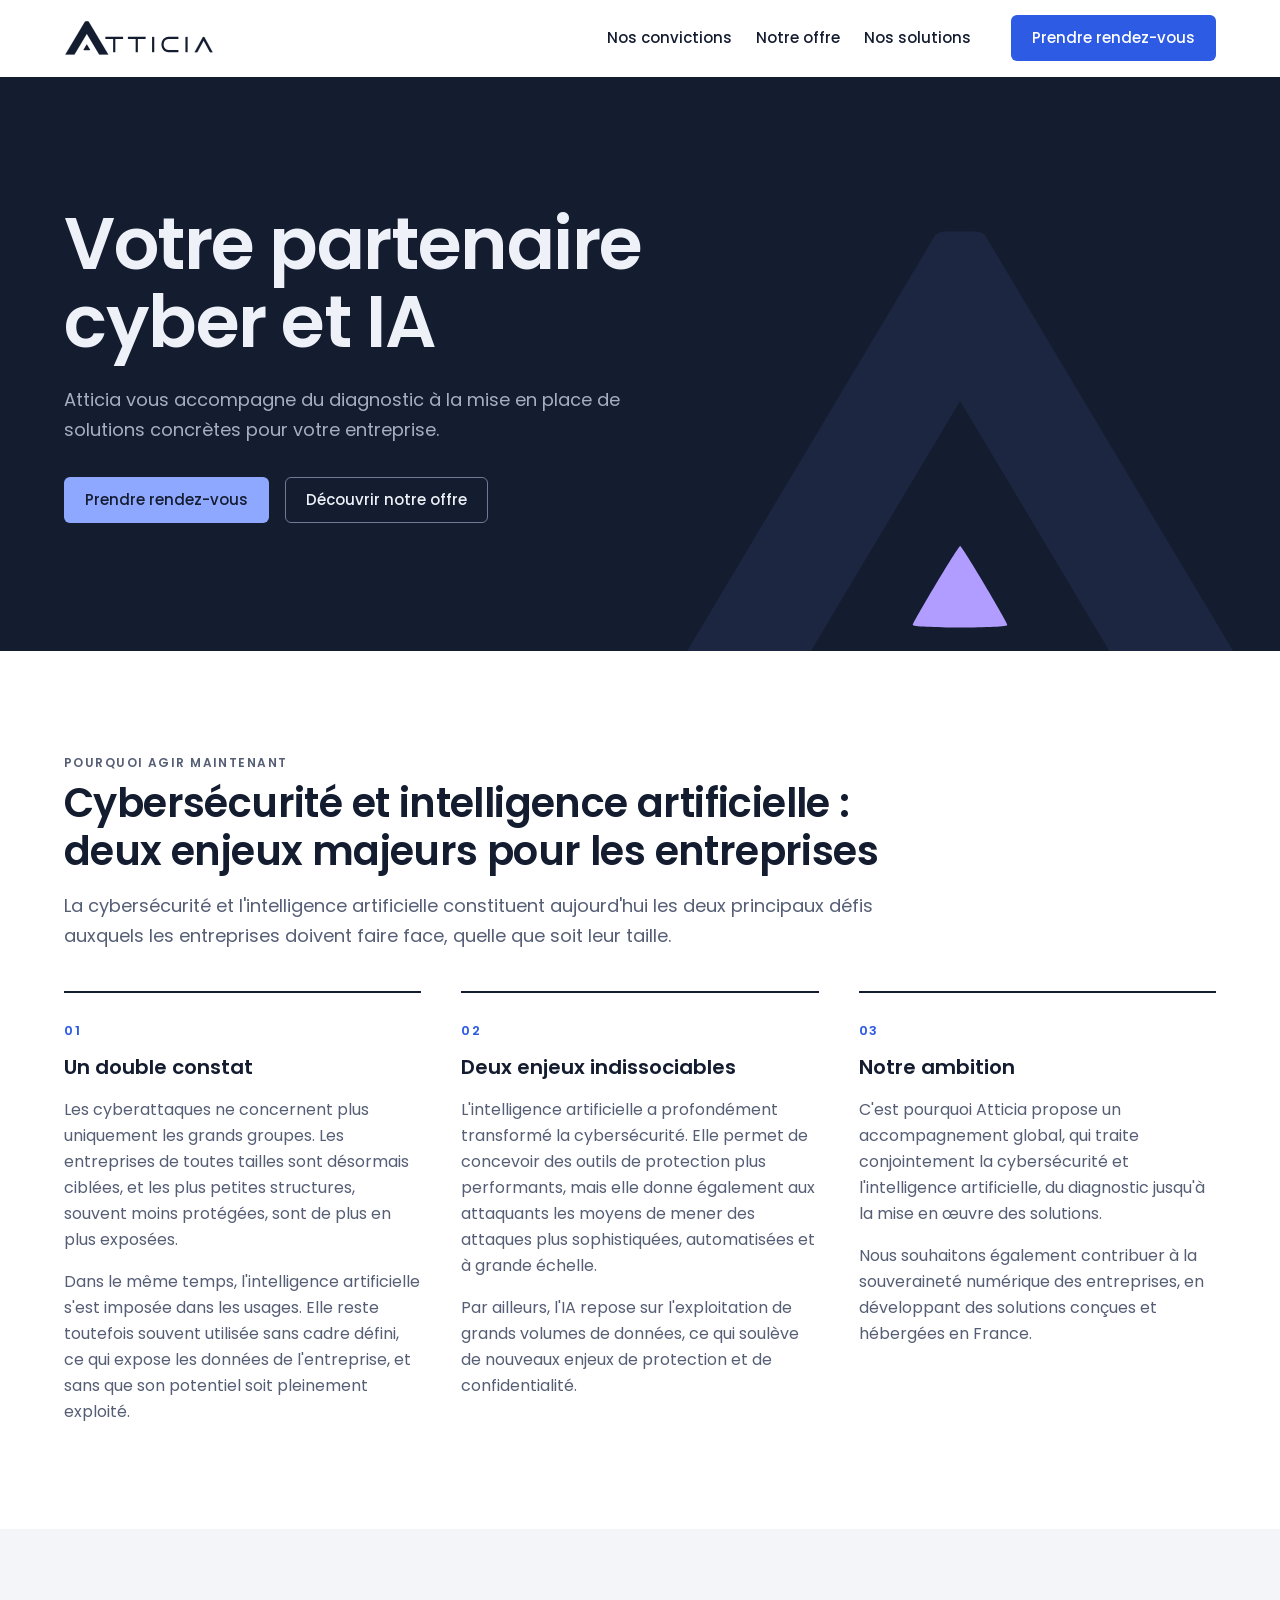
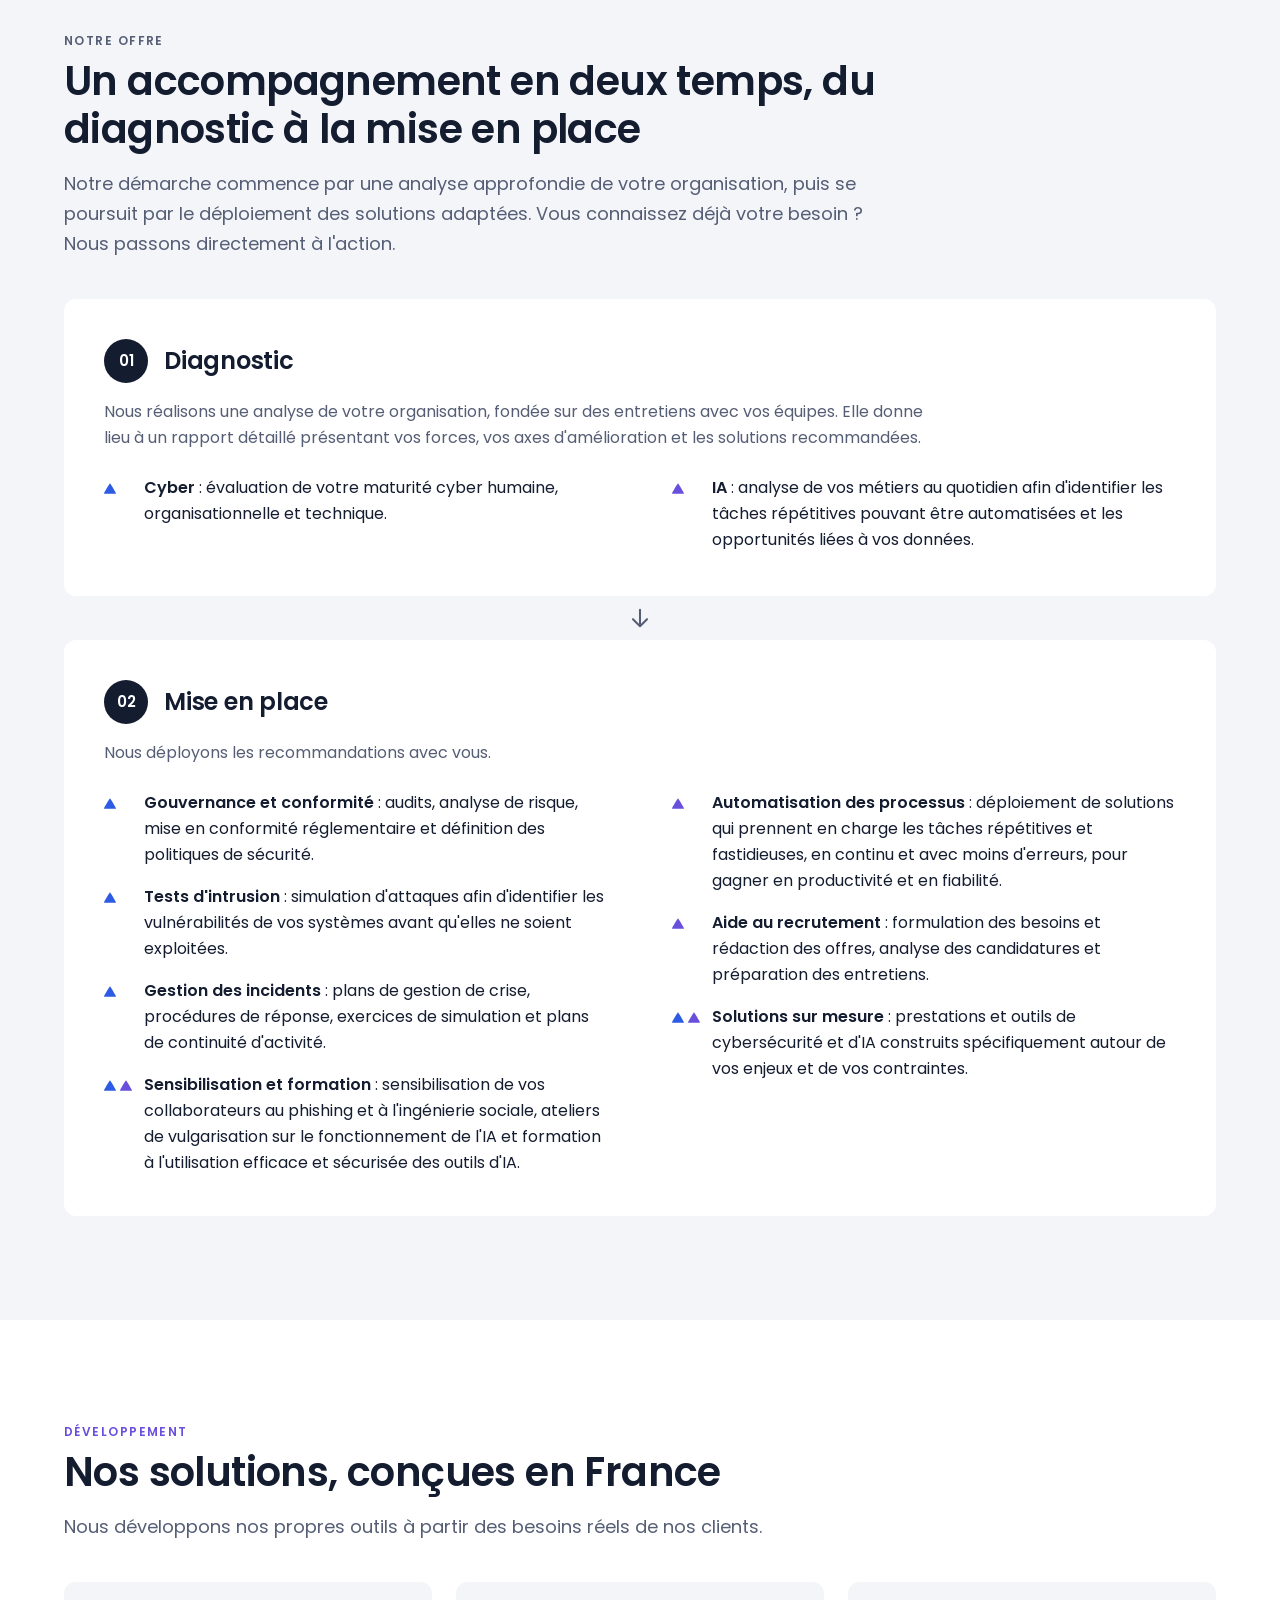
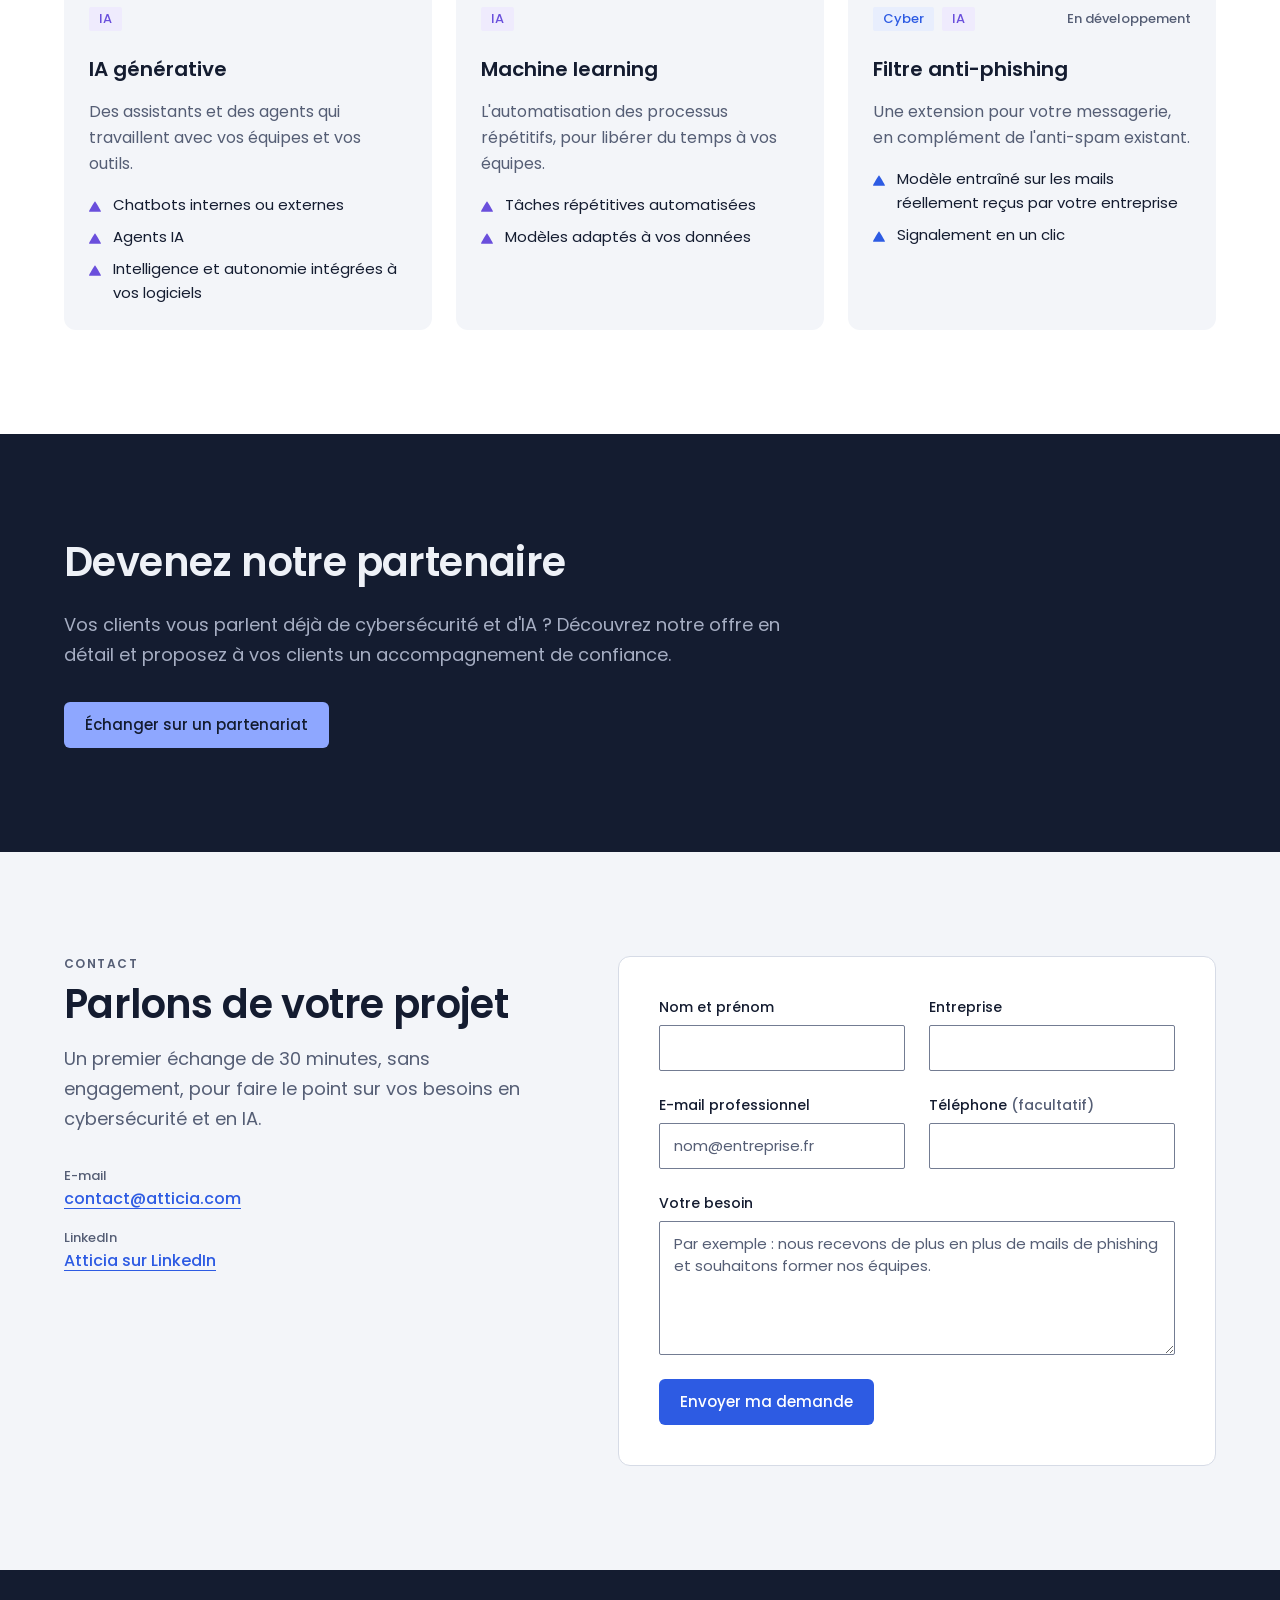
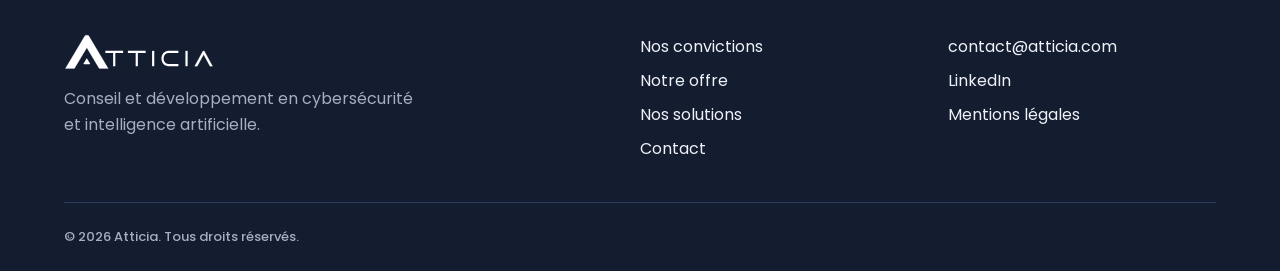
<file: index.html>
<!doctype html>
<html lang="fr">
<head>
  <meta charset="utf-8">
  <meta name="viewport" content="width=device-width, initial-scale=1">
  <title>Atticia · Votre partenaire cyber et IA</title>
  <meta name="description" content="Atticia accompagne les entreprises en cybersécurité et en intelligence artificielle, du diagnostic à la mise en place de solutions concrètes, avec des outils conçus et hébergés en France.">
  <meta name="theme-color" content="#141c30">

  <!-- Partage sur les réseaux (LinkedIn, etc.) -->
  <meta property="og:type" content="website">
  <meta property="og:title" content="Atticia · Votre partenaire cyber et IA">
  <meta property="og:description" content="Conseil et solutions en cybersécurité et intelligence artificielle, conçues et hébergées en France.">
  <meta property="og:locale" content="fr_FR">

  <!-- Icônes : Google utilise les PNG/ICO (il n'affiche pas le SVG dans ses résultats) -->
  <link rel="icon" href="favicon.ico" sizes="48x48">
  <link rel="icon" href="assets/favicon-192x192.png" type="image/png" sizes="192x192">
  <link rel="icon" href="assets/favicon.svg" type="image/svg+xml">
  <link rel="apple-touch-icon" href="assets/apple-touch-icon.png">

  <!-- Données structurées : nom et logo de l'entreprise pour Google.
       À VÉRIFIER : remplacez https://atticia.com si votre adresse est différente (ex. avec www). -->
  <script type="application/ld+json">
  {
    "@context": "https://schema.org",
    "@type": "Organization",
    "name": "Atticia",
    "url": "https://atticia.com/",
    "logo": "https://atticia.com/assets/logo/atticia-logo-carre-512.png",
    "email": "contact@atticia.com",
    "sameAs": ["https://www.linkedin.com/company/atticia/home/"],
    "address": {
      "@type": "PostalAddress",
      "streetAddress": "47 rue Voltaire",
      "postalCode": "92300",
      "addressLocality": "Levallois-Perret",
      "addressCountry": "FR"
    }
  }
  </script>
  <script type="application/ld+json">
  {
    "@context": "https://schema.org",
    "@type": "WebSite",
    "name": "Atticia",
    "url": "https://atticia.com/"
  }
  </script>
  <link rel="preload" href="assets/fonts/poppins-latin-400-normal.woff2" as="font" type="font/woff2" crossorigin>
  <link rel="preload" href="assets/fonts/poppins-latin-600-normal.woff2" as="font" type="font/woff2" crossorigin>

  <link rel="stylesheet" href="css/tokens.css">
  <link rel="stylesheet" href="css/base.css">
  <link rel="stylesheet" href="css/layout.css">
  <link rel="stylesheet" href="css/components.css">
  <link rel="stylesheet" href="css/sections.css">

  <script src="js/navigation.js" defer></script>
  <script src="js/apparition.js" defer></script>
  <script src="js/contact.js" defer></script>

  <!-- Bandeau d'accueil : grand A du symbole en fond, à droite du texte -->
  <style>
    .accueil { position: relative; overflow: hidden; isolation: isolate; }
    .accueil > .conteneur { position: relative; z-index: 1; }
    .accueil__motif { display: none; }
    @media (min-width: 1100px) {
      .accueil__motif {
        display: block; position: absolute; z-index: 0; pointer-events: none;
        right: 2%; bottom: 0; transform: translateY(8%); width: clamp(420px, 46vw, 820px); height: auto; aspect-ratio: 186 / 144;
      }
      .accueil__motif .grand-a { fill: var(--fond-alt); }
      .accueil__motif .coeur { fill: var(--violet); }
      .accueil__texte { max-width: min(760px, 54%); }
    }
  </style>
</head>
<body>

  <!-- Le triangle du logo, réutilisé comme puce -->
  <svg width="0" height="0" style="position:absolute" aria-hidden="true" focusable="false">
    <symbol id="triangle" viewBox="180 325.38 29.84 25.7">
      <path d="M194.92,325.41c0-1.04,16.09,25.93,14.85,24.89,1.24,1.04-30.94,1.04-29.7,0-1.24,1.04,14.85-25.93,14.85-24.89Z"/>
    </symbol>
  </svg>

  <a class="lien-evitement" href="#contenu">Aller au contenu</a>

  <!-- ====================================================== EN-TÊTE ===== -->
  <header class="entete" id="entete">
    <div class="conteneur entete__barre">
      <a class="entete__logo" href="#accueil" aria-label="Atticia, retour à l'accueil">
        <img src="assets/logo/atticia-logo-nuit.svg" alt="Atticia" width="150" height="36">
      </a>

      <button class="entete__menu-bouton" type="button" aria-expanded="false" aria-controls="navigation" aria-label="Ouvrir le menu">
        <span></span><span></span><span></span>
      </button>

      <nav class="navigation" id="navigation" aria-label="Navigation principale">
        <ul role="list" class="navigation__liste">
          <li><a href="#convictions">Nos convictions</a></li>
          <li><a href="#offre">Notre offre</a></li>
          <li><a href="#solutions">Nos solutions</a></li>
        </ul>
        <a class="bouton bouton--principal navigation__cta" href="#contact">Prendre rendez-vous</a>
      </nav>
    </div>
  </header>

  <main id="contenu">

    <!-- ==================================================== ACCUEIL ===== -->
    <section class="accueil" id="accueil" data-theme="sombre" aria-labelledby="accueil-titre">
      <svg class="accueil__motif" viewBox="102 226 186 144" preserveAspectRatio="xMaxYMax meet" aria-hidden="true" focusable="false">
        <path class="grand-a" d="M194.92,279.52l53.73,90.05h39.09l-84.62-141.8c-.46-.77-1.18-1.31-2-1.5-4.1-.94-8.32-.94-12.41,0-.82.19-1.53.73-2,1.5l-84.62,141.8h39.09l53.73-90.05Z"/>
        <path class="coeur" d="M194.92,325.41c0-1.04,16.09,25.93,14.85,24.89,1.24,1.04-30.94,1.04-29.7,0-1.24,1.04,14.85-25.93,14.85-24.89Z"/>
      </svg>
      <div class="conteneur">
        <div class="accueil__texte">
          <h1 class="display accueil__titre" id="accueil-titre">Votre partenaire cyber et IA</h1>
          <p class="corps-large douce accueil__chapeau">
            Atticia vous accompagne du diagnostic à la mise en place de solutions concrètes pour votre entreprise.
          </p>
          <div class="accueil__actions">
            <a class="bouton bouton--principal" href="#contact">Prendre rendez-vous</a>
            <a class="bouton bouton--secondaire" href="#offre">Découvrir notre offre</a>
          </div>
        </div>
      </div>
    </section>

    <!-- ================================================ CONVICTIONS ===== -->
    <section class="section" id="convictions" aria-labelledby="convictions-titre">
      <div class="conteneur convictions">
        <header class="convictions__entete apparition">
          <p class="surtitre">Pourquoi agir maintenant</p>
          <h2 class="titre-1" id="convictions-titre">Cybersécurité et intelligence artificielle : deux enjeux majeurs pour les entreprises</h2>
          <p class="corps-large douce">
            La cybersécurité et l'intelligence artificielle constituent aujourd'hui les deux principaux défis auxquels les entreprises doivent faire face, quelle que soit leur taille.
          </p>
        </header>

        <div class="convictions__corps">
          <article class="conviction apparition">
            <h3 class="conviction__titre"><span class="conviction__numero">01</span>Un double constat</h3>
            <p>Les cyberattaques ne concernent plus uniquement les grands groupes. Les entreprises de toutes tailles sont désormais ciblées, et les plus petites structures, souvent moins protégées, sont de plus en plus exposées.</p>
            <p>Dans le même temps, l'intelligence artificielle s'est imposée dans les usages. Elle reste toutefois souvent utilisée sans cadre défini, ce qui expose les données de l'entreprise, et sans que son potentiel soit pleinement exploité.</p>
          </article>

          <article class="conviction apparition">
            <h3 class="conviction__titre"><span class="conviction__numero">02</span>Deux enjeux indissociables</h3>
            <p>L'intelligence artificielle a profondément transformé la cybersécurité. Elle permet de concevoir des outils de protection plus performants, mais elle donne également aux attaquants les moyens de mener des attaques plus sophistiquées, automatisées et à grande échelle.</p>
            <p>Par ailleurs, l'IA repose sur l'exploitation de grands volumes de données, ce qui soulève de nouveaux enjeux de protection et de confidentialité.</p>
          </article>

          <article class="conviction apparition">
            <h3 class="conviction__titre"><span class="conviction__numero">03</span>Notre ambition</h3>
            <p>C'est pourquoi Atticia propose un accompagnement global, qui traite conjointement la cybersécurité et l'intelligence artificielle, du diagnostic jusqu'à la mise en œuvre des solutions.</p>
            <p>Nous souhaitons également contribuer à la souveraineté numérique des entreprises, en développant des solutions conçues et hébergées en France.</p>
          </article>
        </div>
      </div>
    </section>

    <!-- ====================================================== OFFRE ===== -->
    <section class="section section--alt" id="offre" aria-labelledby="offre-titre">
      <div class="conteneur">
        <header class="offre__entete apparition">
          <p class="surtitre">Notre offre</p>
          <h2 class="titre-1" id="offre-titre">Un accompagnement en deux temps, du diagnostic à la mise en place</h2>
          <p class="corps-large douce">
            Notre démarche commence par une analyse approfondie de votre organisation, puis se poursuit par le déploiement des solutions adaptées. Vous connaissez déjà votre besoin ? Nous passons directement à l'action.
          </p>
        </header>

        <div class="parcours">
          <article class="parcours__etape apparition">
            <div class="parcours__tete"><span class="parcours__numero">01</span><h3>Diagnostic</h3></div>
            <p class="douce">Nous réalisons une analyse de votre organisation, fondée sur des entretiens avec vos équipes. Elle donne lieu à un rapport détaillé présentant vos forces, vos axes d'amélioration et les solutions recommandées.</p>
            <ul role="list" class="liste-puces liste-puces--colonnes">
              <li><span class="repere"><svg class="puce puce--bleu" aria-hidden="true"><use href="#triangle"/></svg></span><span><strong>Cyber</strong> : évaluation de votre maturité cyber humaine, organisationnelle et technique.</span></li>
              <li><span class="repere"><svg class="puce puce--violet" aria-hidden="true"><use href="#triangle"/></svg></span><span><strong>IA</strong> : analyse de vos métiers au quotidien afin d'identifier les tâches répétitives pouvant être automatisées et les opportunités liées à vos données.</span></li>
            </ul>
          </article>

          <div class="parcours__fleche" aria-hidden="true">
            <svg width="28" height="28" viewBox="0 0 24 24" fill="none" stroke="currentColor" stroke-width="1.75" stroke-linecap="round" stroke-linejoin="round"><path d="M12 5v14M6 13l6 6 6-6"/></svg>
          </div>

          <article class="parcours__etape apparition">
            <div class="parcours__tete"><span class="parcours__numero">02</span><h3>Mise en place</h3></div>
            <p class="douce">Nous déployons les recommandations avec vous.</p>
            <ul role="list" class="liste-puces liste-puces--colonnes">
              <li><span class="repere"><svg class="puce puce--bleu" aria-hidden="true"><use href="#triangle"/></svg></span><span><strong>Gouvernance et conformité</strong> : audits, analyse de risque, mise en conformité réglementaire et définition des politiques de sécurité.</span></li>
              <li><span class="repere"><svg class="puce puce--bleu" aria-hidden="true"><use href="#triangle"/></svg></span><span><strong>Tests d'intrusion</strong> : simulation d'attaques afin d'identifier les vulnérabilités de vos systèmes avant qu'elles ne soient exploitées.</span></li>
              <li><span class="repere"><svg class="puce puce--bleu" aria-hidden="true"><use href="#triangle"/></svg></span><span><strong>Gestion des incidents</strong> : plans de gestion de crise, procédures de réponse, exercices de simulation et plans de continuité d'activité.</span></li>
              <li><span class="repere"><svg class="puce puce--bleu" aria-hidden="true"><use href="#triangle"/></svg><svg class="puce puce--violet" aria-hidden="true"><use href="#triangle"/></svg></span><span><strong>Sensibilisation et formation</strong> : sensibilisation de vos collaborateurs au phishing et à l'ingénierie sociale, ateliers de vulgarisation sur le fonctionnement de l'IA et formation à l'utilisation efficace et sécurisée des outils d'IA.</span></li>
              <li><span class="repere"><svg class="puce puce--violet" aria-hidden="true"><use href="#triangle"/></svg></span><span><strong>Automatisation des processus</strong> : déploiement de solutions qui prennent en charge les tâches répétitives et fastidieuses, en continu et avec moins d'erreurs, pour gagner en productivité et en fiabilité.</span></li>
              <li><span class="repere"><svg class="puce puce--violet" aria-hidden="true"><use href="#triangle"/></svg></span><span><strong>Aide au recrutement</strong> : formulation des besoins et rédaction des offres, analyse des candidatures et préparation des entretiens.</span></li>
              <li><span class="repere"><svg class="puce puce--bleu" aria-hidden="true"><use href="#triangle"/></svg><svg class="puce puce--violet" aria-hidden="true"><use href="#triangle"/></svg></span><span><strong>Solutions sur mesure</strong> : prestations et outils de cybersécurité et d'IA construits spécifiquement autour de vos enjeux et de vos contraintes.</span></li>
            </ul>
          </article>
        </div>

      </div>
    </section>

    <!-- =================================================== SOLUTIONS ===== -->
    <section class="section" id="solutions" aria-labelledby="solutions-titre">
      <div class="conteneur">
        <header class="section__entete apparition">
          <p class="surtitre surtitre--ia">Développement</p>
          <h2 class="titre-1" id="solutions-titre">Nos solutions, conçues en France</h2>
          <p class="corps-large douce">
            Nous développons nos propres outils à partir des besoins réels de nos clients.
          </p>
        </header>

        <ul role="list" class="grille-3">
          <li class="carte carte--solution apparition">
            <div class="carte__haut">
              <span class="pastille pastille--ia">IA</span>
            </div>
            <h3 class="titre-3">IA générative</h3>
            <p class="douce">Des assistants et des agents qui travaillent avec vos équipes et vos outils.</p>
            <ul role="list" class="liste-puces liste-puces--compacte">
              <li><svg class="puce puce--violet" aria-hidden="true"><use href="#triangle"/></svg><span>Chatbots internes ou externes</span></li>
              <li><svg class="puce puce--violet" aria-hidden="true"><use href="#triangle"/></svg><span>Agents IA</span></li>
              <li><svg class="puce puce--violet" aria-hidden="true"><use href="#triangle"/></svg><span>Intelligence et autonomie intégrées à vos logiciels</span></li>
            </ul>
          </li>
          <li class="carte carte--solution apparition">
            <div class="carte__haut">
              <span class="pastille pastille--ia">IA</span>
            </div>
            <h3 class="titre-3">Machine learning</h3>
            <p class="douce">L'automatisation des processus répétitifs, pour libérer du temps à vos équipes.</p>
            <ul role="list" class="liste-puces liste-puces--compacte">
              <li><svg class="puce puce--violet" aria-hidden="true"><use href="#triangle"/></svg><span>Tâches répétitives automatisées</span></li>
              <li><svg class="puce puce--violet" aria-hidden="true"><use href="#triangle"/></svg><span>Modèles adaptés à vos données</span></li>
            </ul>
          </li>
          <li class="carte carte--solution apparition">
            <div class="carte__haut">
              <span class="pastille pastille--cyber">Cyber</span>
              <span class="pastille pastille--ia">IA</span>
              <span class="statut">En développement</span>
            </div>
            <h3 class="titre-3">Filtre anti-phishing</h3>
            <p class="douce">Une extension pour votre messagerie, en complément de l'anti-spam existant.</p>
            <ul role="list" class="liste-puces liste-puces--compacte">
              <li><svg class="puce puce--bleu" aria-hidden="true"><use href="#triangle"/></svg><span>Modèle entraîné sur les mails réellement reçus par votre entreprise</span></li>
              <li><svg class="puce puce--bleu" aria-hidden="true"><use href="#triangle"/></svg><span>Signalement en un clic</span></li>
            </ul>
          </li>
        </ul>
      </div>
    </section>

    <!-- ================================================= PARTENAIRES ===== -->
    <section class="section partenaires" id="partenaires" data-theme="sombre" aria-labelledby="partenaires-titre">
      <div class="conteneur partenaires__contenu apparition">
        <h2 class="titre-1" id="partenaires-titre">Devenez notre partenaire</h2>
        <p class="corps-large douce">
          Vos clients vous parlent déjà de cybersécurité et d'IA ? Découvrez notre offre en détail et proposez à vos clients un accompagnement de confiance.
        </p>
        <a class="bouton bouton--principal" href="#contact" data-profil="partenaire">Échanger sur un partenariat</a>
      </div>
    </section>

    <!-- ===================================================== CONTACT ===== -->
    <section class="section section--alt" id="contact" aria-labelledby="contact-titre">
      <div class="conteneur contact">
        <div class="contact__texte apparition">
          <p class="surtitre">Contact</p>
          <h2 class="titre-1" id="contact-titre">Parlons de votre projet</h2>
          <p class="corps-large douce">
            Un premier échange de 30 minutes, sans engagement, pour faire le point sur vos besoins en cybersécurité et en IA.
          </p>
          <ul role="list" class="contact__coordonnees">
            <li>
              <span class="legende douce">E-mail</span>
              <a href="mailto:contact@atticia.com">contact@atticia.com</a>
            </li>
            <li>
              <span class="legende douce">LinkedIn</span>
              <a href="https://www.linkedin.com/company/atticia/home/" target="_blank" rel="noopener noreferrer">Atticia sur LinkedIn</a>
            </li>
          </ul>
        </div>

        <form class="formulaire apparition" id="formulaire-contact" action="https://api.web3forms.com/submit" method="POST" novalidate>
         
         <!-- Clé d'accès Web3Forms -->
         <input type="hidden" name="access_key" value="f161ffd1-bd4e-4d70-a631-a89b17baa4da">

         <!-- Anti-spam : champ invisible (les robots le remplissent) et heure d'affichage de la page -->
         <div class="champ-piege" aria-hidden="true">
           <label for="site_web">Ne pas remplir ce champ</label>
           <input id="site_web" name="site_web" type="text" tabindex="-1" autocomplete="off">
         </div>
         <input type="hidden" name="affiche_le" value="">

         <!-- Optionnel : Personnaliser l'objet de l'e-mail reçu -->
         <input type="hidden" name="subject" value="Nouveau message depuis le site Atticia">

         <div class="formulaire__ligne">
           <div class="champ">
             <label for="nom">Nom et prénom</label>
             <input id="nom" name="nom" type="text" autocomplete="name" required>
             <p class="champ__erreur" id="nom-erreur" hidden>Indiquez votre nom.</p>
           </div>
           <div class="champ">
             <label for="entreprise">Entreprise</label>
             <input id="entreprise" name="entreprise" type="text" autocomplete="organization">
           </div>
         </div>

         <div class="formulaire__ligne">
           <div class="champ">
             <label for="email">E-mail professionnel</label>
             <input id="email" name="email" type="email" autocomplete="email" required placeholder="nom@entreprise.fr">
             <p class="champ__erreur" id="email-erreur" hidden>Indiquez une adresse e-mail valide.</p>
           </div>
           <div class="champ">
             <label for="telephone">Téléphone <span class="douce">(facultatif)</span></label>
             <input id="telephone" name="telephone" type="tel" autocomplete="tel">
           </div>
         </div>

         <div class="champ">
           <label for="message">Votre besoin</label>
           <textarea id="message" name="message" rows="5" required placeholder="Par exemple : nous recevons de plus en plus de mails de phishing et souhaitons former nos équipes."></textarea>
           <p class="champ__erreur" id="message-erreur" hidden>Décrivez votre besoin en quelques mots.</p>
         </div>

         <button class="bouton bouton--principal formulaire__envoyer" type="submit">Envoyer ma demande</button>
         <p class="formulaire__statut" role="status" aria-live="polite" tabindex="-1"></p>
       </form>
      </div>
    </section>
  </main>

  <!-- ================================================== PIED DE PAGE ===== -->
  <footer class="pied" data-theme="sombre">
    <div class="conteneur pied__grille">
      <div class="pied__marque">
        <img src="assets/logo/atticia-logo-blanc.svg" alt="Atticia" width="150" height="36">
        <p class="douce">Conseil et développement en cybersécurité et intelligence artificielle.</p>
      </div>
      <nav aria-label="Plan du site">
        <ul role="list" class="pied__liens">
          <li><a href="#convictions">Nos convictions</a></li>
          <li><a href="#offre">Notre offre</a></li>
          <li><a href="#solutions">Nos solutions</a></li>
          <li><a href="#contact">Contact</a></li>
        </ul>
      </nav>
      <ul role="list" class="pied__liens">
        <li><a href="mailto:contact@atticia.com">contact@atticia.com</a></li>
        <li><a href="https://www.linkedin.com/company/atticia/home/" target="_blank" rel="noopener noreferrer">LinkedIn</a></li>
        <li><a href="mentions-legales.html">Mentions légales</a></li>
      </ul>
    </div>
    <div class="conteneur pied__bas">
      <p class="legende douce">© <span data-annee>2026</span> Atticia. Tous droits réservés.</p>
    </div>
  </footer>

</body>
</html>
</file>
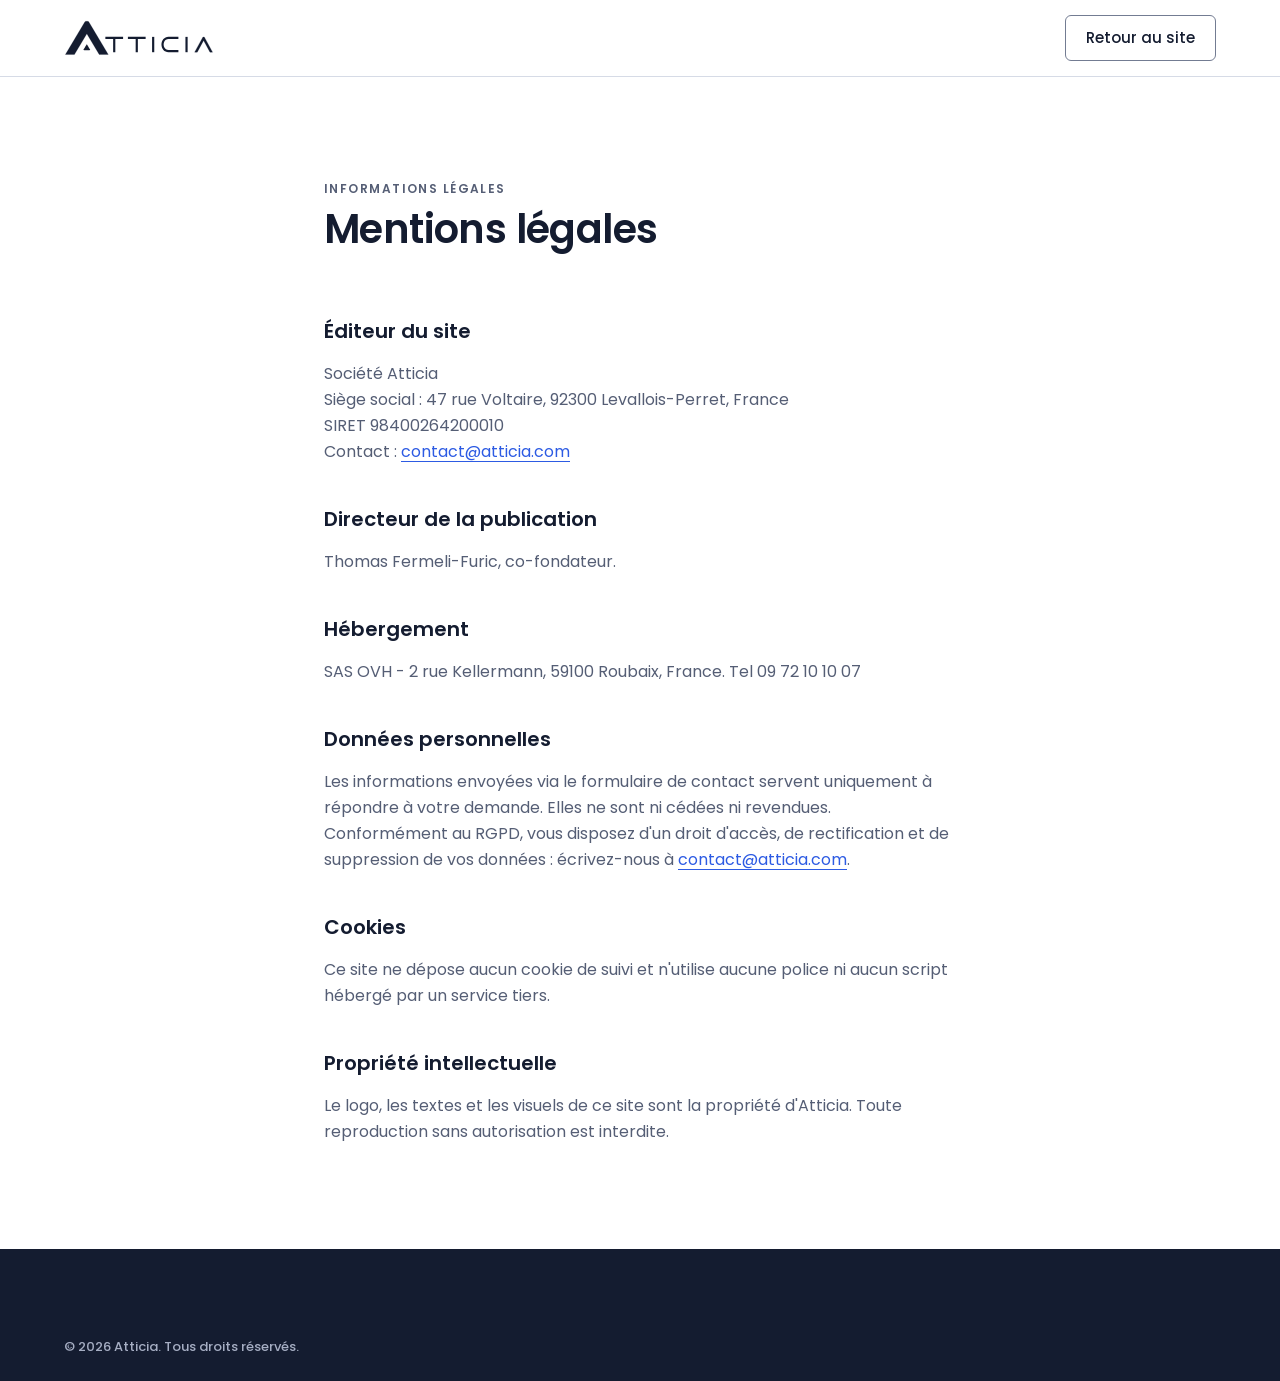
<file: mentions-legales.html>
<!doctype html>
<html lang="fr">
<head>
  <meta charset="utf-8">
  <meta name="viewport" content="width=device-width, initial-scale=1">
  <title>Mentions légales · Atticia</title>
  <meta name="robots" content="noindex">
  <link rel="icon" href="favicon.ico" sizes="48x48">
  <link rel="icon" href="assets/favicon-192x192.png" type="image/png" sizes="192x192">
  <link rel="icon" href="assets/favicon.svg" type="image/svg+xml">
  <link rel="apple-touch-icon" href="assets/apple-touch-icon.png">
  <link rel="stylesheet" href="css/tokens.css">
  <link rel="stylesheet" href="css/base.css">
  <link rel="stylesheet" href="css/layout.css">
  <link rel="stylesheet" href="css/components.css">
  <link rel="stylesheet" href="css/pages.css">
</head>
<body>
  <header class="entete entete--defile">
    <div class="conteneur entete__barre">
      <a class="entete__logo" href="index.html" aria-label="Atticia, retour à l'accueil">
        <img src="assets/logo/atticia-logo-nuit.svg" alt="Atticia" width="150" height="36">
      </a>
      <a class="bouton bouton--secondaire" href="index.html">Retour au site</a>
    </div>
  </header>

  <main class="section">
    <div class="conteneur page-texte">
      <p class="surtitre">Informations légales</p>
      <h1 class="titre-1">Mentions légales</h1>

      <h2 class="titre-3">Éditeur du site</h2>
      <p>Société Atticia<br>
      Siège social : 47 rue Voltaire, 92300 Levallois-Perret, France<br>
      SIRET 98400264200010<br>
      Contact : <a href="mailto:contact@atticia.com">contact@atticia.com</a></p>

      <h2 class="titre-3">Directeur de la publication</h2>
      <p>Thomas Fermeli-Furic, co-fondateur.</p>

      <h2 class="titre-3">Hébergement</h2>
      <p>SAS OVH - 2 rue Kellermann, 59100 Roubaix, France. Tel 09 72 10 10 07</p>

      <h2 class="titre-3">Données personnelles</h2>
      <p>Les informations envoyées via le formulaire de contact servent uniquement à répondre à votre demande. Elles ne sont ni cédées ni revendues. Conformément au RGPD, vous disposez d'un droit d'accès, de rectification et de suppression de vos données : écrivez-nous à <a href="mailto:contact@atticia.com">contact@atticia.com</a>.</p>

      <h2 class="titre-3">Cookies</h2>
      <p>Ce site ne dépose aucun cookie de suivi et n'utilise aucune police ni aucun script hébergé par un service tiers.</p>

      <h2 class="titre-3">Propriété intellectuelle</h2>
      <p>Le logo, les textes et les visuels de ce site sont la propriété d'Atticia. Toute reproduction sans autorisation est interdite.</p>
    </div>
  </main>

  <footer class="pied" data-theme="sombre">
    <div class="conteneur pied__bas">
      <p class="legende douce">© 2026 Atticia. Tous droits réservés.</p>
    </div>
  </footer>
</body>
</html>
</file>
<file: css/tokens.css>
/* ==========================================================================
   Atticia — variables de l'identité visuelle
   Reprises du Design System Atticia. Modifiez une couleur ici : elle
   change partout sur le site.
   ========================================================================== */

/* Poppins, auto-hébergée (aucun appel à un service tiers) */
@font-face {
  font-family: "Poppins";
  font-style: normal;
  font-weight: 400;
  font-display: swap;
  src: url("../assets/fonts/poppins-latin-400-normal.woff2") format("woff2");
  unicode-range: U+0000-00FF, U+0131, U+0152-0153, U+02BB-02BC, U+02C6, U+02DA, U+02DC, U+0304, U+0308, U+0329, U+2000-206F, U+20AC, U+2122, U+2191, U+2193, U+2212, U+2215, U+FEFF, U+FFFD;
}
@font-face {
  font-family: "Poppins";
  font-style: normal;
  font-weight: 400;
  font-display: swap;
  src: url("../assets/fonts/poppins-latin-ext-400-normal.woff2") format("woff2");
  unicode-range: U+0100-02BA, U+02BD-02C5, U+02C7-02CC, U+02CE-02D7, U+02DD-02FF, U+0304, U+0308, U+0329, U+1D00-1DBF, U+1E00-1E9F, U+1EF2-1EFF, U+2020, U+20A0-20AB, U+20AD-20C0, U+2113, U+2C60-2C7F, U+A720-A7FF;
}
@font-face {
  font-family: "Poppins";
  font-style: normal;
  font-weight: 500;
  font-display: swap;
  src: url("../assets/fonts/poppins-latin-500-normal.woff2") format("woff2");
  unicode-range: U+0000-00FF, U+0131, U+0152-0153, U+02BB-02BC, U+02C6, U+02DA, U+02DC, U+0304, U+0308, U+0329, U+2000-206F, U+20AC, U+2122, U+2191, U+2193, U+2212, U+2215, U+FEFF, U+FFFD;
}
@font-face {
  font-family: "Poppins";
  font-style: normal;
  font-weight: 500;
  font-display: swap;
  src: url("../assets/fonts/poppins-latin-ext-500-normal.woff2") format("woff2");
  unicode-range: U+0100-02BA, U+02BD-02C5, U+02C7-02CC, U+02CE-02D7, U+02DD-02FF, U+0304, U+0308, U+0329, U+1D00-1DBF, U+1E00-1E9F, U+1EF2-1EFF, U+2020, U+20A0-20AB, U+20AD-20C0, U+2113, U+2C60-2C7F, U+A720-A7FF;
}
@font-face {
  font-family: "Poppins";
  font-style: normal;
  font-weight: 600;
  font-display: swap;
  src: url("../assets/fonts/poppins-latin-600-normal.woff2") format("woff2");
  unicode-range: U+0000-00FF, U+0131, U+0152-0153, U+02BB-02BC, U+02C6, U+02DA, U+02DC, U+0304, U+0308, U+0329, U+2000-206F, U+20AC, U+2122, U+2191, U+2193, U+2212, U+2215, U+FEFF, U+FFFD;
}
@font-face {
  font-family: "Poppins";
  font-style: normal;
  font-weight: 600;
  font-display: swap;
  src: url("../assets/fonts/poppins-latin-ext-600-normal.woff2") format("woff2");
  unicode-range: U+0100-02BA, U+02BD-02C5, U+02C7-02CC, U+02CE-02D7, U+02DD-02FF, U+0304, U+0308, U+0329, U+1D00-1DBF, U+1E00-1E9F, U+1EF2-1EFF, U+2020, U+20A0-20AB, U+20AD-20C0, U+2113, U+2C60-2C7F, U+A720-A7FF;
}

/* --- Thème clair (par défaut) --------------------------------------------- */
:root {
  --fond: #ffffff;          /* Blanc */
  --fond-alt: #f3f5f9;      /* Brume */
  --encre: #141c30;         /* Nuit, la couleur du logo */
  --encre-douce: #555e75;   /* Ardoise */
  --filet: #d6dbe6;         /* Acier, séparateurs décoratifs */
  --contour: #737c92;       /* Bordure des champs */
  --bleu: #2d5be3;          /* Bleu Atticia : actions, cybersécurité */
  --bleu-pale: #e8eefd;
  --violet: #6a4fdc;        /* Violet IA */
  --violet-pale: #efebfd;
  --sur-accent: #ffffff;    /* Texte sur un aplat bleu ou violet */
  --erreur: #b4233d;        /* Messages d'erreur des formulaires */

  --font: "Poppins", system-ui, -apple-system, "Segoe UI", sans-serif;

  --espace-1: 4px;
  --espace-2: 8px;
  --espace-3: 16px;
  --espace-4: 24px;
  --espace-5: 40px;
  --espace-6: 64px;
  --espace-7: 104px;        /* respiration entre grandes sections */

  --rayon-s: 2px;
  --rayon-m: 6px;
  --rayon-l: 12px;

  --largeur-max: 1200px;
  --gouttiere: 24px;
  --hauteur-entete: 76px;
}

/* --- Thème sombre (Nuit) : bandeaux, pied de page ------------------------ */
[data-theme="sombre"] {
  --fond: #141c30;
  --fond-alt: #1c2640;
  --encre: #eef1f7;
  --encre-douce: #a6aec3;
  --filet: #2f3b5a;
  --contour: #6f7a96;
  --bleu: #8ea7ff;
  --bleu-pale: #22305e;
  --violet: #b09dff;
  --violet-pale: #2e2860;
  --sur-accent: #141c30;
}

@media (min-width: 768px) {
  :root { --gouttiere: 40px; }
}
@media (min-width: 1100px) {
  :root { --gouttiere: 64px; }
}
</file>
<file: css/base.css>
/* ==========================================================================
   Base : remise à zéro, typographie, utilitaires
   ========================================================================== */

*,
*::before,
*::after { box-sizing: border-box; }

html {
  -webkit-text-size-adjust: 100%;
  scroll-behavior: smooth;
  scroll-padding-top: calc(var(--hauteur-entete) + var(--espace-3));
}

body {
  margin: 0;
  font-family: var(--font);
  font-size: 16px;
  line-height: 26px;
  font-weight: 400;
  color: var(--encre);
  background: var(--fond);
  -webkit-font-smoothing: antialiased;
  text-rendering: optimizeLegibility;
}

img, svg { display: block; max-width: 100%; }
h1, h2, h3, h4, p, ul, ol, figure, blockquote { margin: 0; }
ul[role="list"], ol[role="list"] { list-style: none; padding: 0; }
button, input, select, textarea { font: inherit; color: inherit; }
a { color: var(--bleu); text-underline-offset: 4px; }

/* Les sections en thème sombre reprennent leurs propres couleurs */
[data-theme="sombre"] { background: var(--fond); color: var(--encre); }

/* --- Échelle typographique (Design System) -------------------------------- */
.display {
  font-size: clamp(36px, 5.4vw, 56px);
  line-height: 1.14;
  font-weight: 600;
  letter-spacing: -0.02em;
}
.titre-1 {
  font-size: clamp(30px, 3.8vw, 40px);
  line-height: 1.2;
  font-weight: 600;
  letter-spacing: -0.015em;
}
.titre-2 {
  font-size: clamp(24px, 2.6vw, 28px);
  line-height: 1.28;
  font-weight: 600;
  letter-spacing: -0.01em;
}
.titre-3 { font-size: 20px; line-height: 28px; font-weight: 600; }
.corps-large { font-size: 18px; line-height: 30px; }
.legende { font-size: 13px; line-height: 20px; font-weight: 500; }
.surtitre {
  display: inline-block;
  font-size: 12px;
  line-height: 16px;
  font-weight: 600;
  letter-spacing: 0.12em;
  text-transform: uppercase;
  color: var(--encre-douce);
}
.surtitre--cyber { color: var(--bleu); }
.surtitre--ia { color: var(--violet); }

.douce { color: var(--encre-douce); }
strong { font-weight: 600; }

/* --- Focus clavier : anneau bleu plein, visible sur tous les fonds -------- */
:focus-visible {
  outline: 2px solid var(--bleu);
  outline-offset: 2px;
  border-radius: var(--rayon-s);
}

/* --- Utilitaires ---------------------------------------------------------- */
.sr-only {
  position: absolute !important;
  width: 1px; height: 1px;
  padding: 0; margin: -1px;
  overflow: hidden; clip: rect(0 0 0 0);
  white-space: nowrap; border: 0;
}

.lien-evitement {
  position: absolute;
  left: var(--espace-3);
  top: -100px;
  z-index: 100;
  padding: var(--espace-2) var(--espace-3);
  background: var(--bleu);
  color: var(--sur-accent);
  border-radius: var(--rayon-m);
  font-weight: 500;
  text-decoration: none;
}
.lien-evitement:focus { top: var(--espace-3); }

@media (prefers-reduced-motion: reduce) {
  html { scroll-behavior: auto; }
  *, *::before, *::after {
    animation-duration: 0.01ms !important;
    transition-duration: 0.01ms !important;
  }
}
</file>
<file: css/layout.css>
/* ==========================================================================
   Mise en page : conteneur, sections, grilles, en-tête, pied de page
   ========================================================================== */

.conteneur {
  width: 100%;
  max-width: calc(var(--largeur-max) + 2 * var(--gouttiere));
  margin-inline: auto;
  padding-inline: var(--gouttiere);
}

/* --- Sections --------------------------------------------------------------- */
.section { padding-block: var(--espace-6); }
.section--alt { background: var(--fond-alt); }

@media (min-width: 900px) {
  .section { padding-block: var(--espace-7); }
}

.section__entete {
  max-width: 720px;
  margin-bottom: var(--espace-5);
  display: grid;
  gap: var(--espace-3);
}
.section__entete .surtitre { margin-bottom: calc(var(--espace-2) * -1); }

/* --- Grilles ---------------------------------------------------------------- */
.grille-2,
.grille-3 {
  display: grid;
  gap: var(--espace-4);
  padding: 0;
  margin: 0;
}
@media (min-width: 720px) {
  .grille-2 { grid-template-columns: repeat(2, minmax(0, 1fr)); }
}
@media (min-width: 900px) {
  .grille-3 { grid-template-columns: repeat(3, minmax(0, 1fr)); }
}

/* --- En-tête ---------------------------------------------------------------- */
.entete {
  position: sticky;
  top: 0;
  z-index: 50;
  background: var(--fond);
  border-bottom: 1px solid transparent;
  transition: border-color 0.2s ease;
}
.entete--defile { border-bottom-color: var(--filet); }

.entete__barre {
  height: var(--hauteur-entete);
  display: flex;
  align-items: center;
  justify-content: space-between;
  gap: var(--espace-4);
}
.entete__logo img { width: 132px; height: auto; }

/* Bouton du menu mobile */
.entete__menu-bouton {
  display: inline-flex;
  flex-direction: column;
  justify-content: center;
  gap: 5px;
  width: 44px;
  height: 44px;
  padding: 0 10px;
  background: none;
  border: 1px solid var(--filet);
  border-radius: var(--rayon-m);
  cursor: pointer;
}
.entete__menu-bouton span {
  display: block;
  height: 2px;
  background: var(--encre);
  border-radius: 1px;
  transition: transform 0.2s ease, opacity 0.2s ease;
}
.entete__menu-bouton[aria-expanded="true"] span:nth-child(1) { transform: translateY(7px) rotate(45deg); }
.entete__menu-bouton[aria-expanded="true"] span:nth-child(2) { opacity: 0; }
.entete__menu-bouton[aria-expanded="true"] span:nth-child(3) { transform: translateY(-7px) rotate(-45deg); }

/* Navigation : panneau déroulant sur mobile */
.navigation {
  position: absolute;
  top: var(--hauteur-entete);
  left: 0;
  right: 0;
  background: var(--fond);
  border-bottom: 1px solid var(--filet);
  padding: var(--espace-3) var(--gouttiere) var(--espace-4);
  display: none;
}
.navigation--ouverte { display: block; }

.navigation__liste {
  display: grid;
  gap: 0;
  margin-bottom: var(--espace-3);
}
.navigation__liste a {
  display: block;
  padding: 12px 0;
  font-weight: 500;
  color: var(--encre);
  text-decoration: none;
  border-bottom: 1px solid var(--filet);
}
.navigation__liste a[aria-current="true"] { color: var(--bleu); }
.navigation__cta { width: 100%; justify-content: center; }

@media (min-width: 1000px) {
  .entete__logo img { width: 150px; }
  .entete__menu-bouton { display: none; }
  .navigation {
    position: static;
    display: flex;
    align-items: center;
    gap: var(--espace-5);
    padding: 0;
    border: 0;
    background: none;
  }
  .navigation__liste {
    display: flex;
    gap: var(--espace-4);
    margin: 0;
  }
  .navigation__liste a {
    padding: 8px 0;
    border: 0;
    font-size: 15px;
    position: relative;
  }
  .navigation__liste a::after {
    content: "";
    position: absolute;
    left: 0; right: 0; bottom: 2px;
    height: 2px;
    background: var(--bleu);
    transform: scaleX(0);
    transform-origin: left;
    transition: transform 0.2s ease;
  }
  .navigation__liste a:hover::after,
  .navigation__liste a[aria-current="true"]::after { transform: scaleX(1); }
  .navigation__liste a[aria-current="true"] { color: var(--encre); }
  .navigation__cta { width: auto; }
}

/* --- Pied de page ----------------------------------------------------------- */
.pied { padding-top: var(--espace-6); }
.pied__grille {
  display: grid;
  gap: var(--espace-5);
  padding-bottom: var(--espace-5);
}
.pied__marque { display: grid; align-content: start; gap: var(--espace-3); max-width: 360px; }
.pied__marque img { width: 150px; height: auto; }
.pied__liens { display: grid; align-content: start; gap: var(--espace-2); margin: 0; }
.pied__liens a { color: var(--encre); text-decoration: none; }
.pied__liens a:hover { color: var(--bleu); text-decoration: underline; }
.pied__bas > p {
  border-top: 1px solid var(--filet);
  padding-block: var(--espace-4);
}

@media (min-width: 800px) {
  .pied__grille { grid-template-columns: 2fr 1fr 1fr; }
}
</file>
<file: css/components.css>
/* ==========================================================================
   Composants : boutons, cartes, pastilles, puces, formulaire
   ========================================================================== */

/* --- Boutons ---------------------------------------------------------------- */
.bouton {
  display: inline-flex;
  align-items: center;
  gap: var(--espace-2);
  padding: 12px 20px;
  border: 1px solid transparent;
  border-radius: var(--rayon-m);
  font-size: 15px;
  line-height: 20px;
  font-weight: 500;
  text-decoration: none;
  cursor: pointer;
  transition: background-color 0.15s ease, border-color 0.15s ease, transform 0.15s ease;
}
.bouton:active { transform: translateY(1px); }

.bouton--principal { background: var(--bleu); color: var(--sur-accent); }
.bouton--principal:hover { background: color-mix(in srgb, var(--bleu) 88%, var(--encre)); }

.bouton--secondaire { background: transparent; color: var(--encre); border-color: var(--contour); }
.bouton--secondaire:hover { border-color: var(--encre); }

/* --- Puce triangle (le triangle du logo) ------------------------------------ */
.puce {
  flex: none;
  width: 12px;
  height: 11px;
  margin-top: 0.55em;
}
.puce--bleu { fill: var(--bleu); }
.puce--violet { fill: var(--violet); }
.puce--nuit { fill: var(--encre); }

.liste-puces { display: grid; gap: var(--espace-3); margin: 0; }
.liste-puces li { display: flex; gap: 12px; align-items: flex-start; }
.liste-puces--compacte { gap: var(--espace-2); font-size: 15px; line-height: 24px; }

/* --- Pastilles et statuts --------------------------------------------------- */
.pastille {
  display: inline-block;
  padding: 2px 10px;
  border-radius: var(--rayon-s);
  font-size: 13px;
  line-height: 20px;
  font-weight: 500;
}
.pastille--cyber { background: var(--bleu-pale); color: var(--bleu); }
.pastille--ia { background: var(--violet-pale); color: var(--violet); }

.statut {
  margin-left: auto;
  font-size: 13px;
  line-height: 20px;
  font-weight: 500;
  color: var(--encre-douce);
}
.statut--dispo { color: var(--encre); }
.statut--dispo::before {
  content: "";
  display: inline-block;
  width: 8px; height: 8px;
  margin-right: 6px;
  border-radius: 50%;
  background: var(--bleu);
  vertical-align: 1px;
}

.texte-cyber { color: var(--bleu); }
.texte-ia { color: var(--violet); }

/* --- Cartes ----------------------------------------------------------------- */
.carte {
  display: grid;
  align-content: start;
  gap: var(--espace-3);
  padding: var(--espace-4);
  background: var(--fond);
  border: 1px solid var(--filet);
  border-radius: var(--rayon-l);
}
.carte .pastille { justify-self: start; }
.carte__haut { display: flex; align-items: center; gap: var(--espace-2); flex-wrap: wrap; }

/* --- Formulaire ------------------------------------------------------------- */
.formulaire {
  display: grid;
  gap: var(--espace-4);
  padding: var(--espace-4);
  background: var(--fond);
  border: 1px solid var(--filet);
  border-radius: var(--rayon-l);
}
@media (min-width: 600px) {
  .formulaire { padding: var(--espace-5); }
}
.formulaire__ligne { display: grid; gap: var(--espace-4); }
@media (min-width: 600px) {
  .formulaire__ligne { grid-template-columns: 1fr 1fr; }
}

.champ { display: grid; align-content: start; gap: var(--espace-2); min-width: 0; }
.champ label,
.champ legend { font-size: 14px; line-height: 20px; font-weight: 500; }
.champ input[type="text"],
.champ input[type="email"],
.champ input[type="tel"],
.champ textarea {
  width: 100%;
  padding: 11px 14px;
  background: var(--fond);
  border: 1px solid var(--contour);
  border-radius: var(--rayon-s);
  font-size: 15px;
  line-height: 22px;
}
.champ textarea { resize: vertical; min-height: 128px; }
.champ input::placeholder,
.champ textarea::placeholder { color: var(--encre-douce); opacity: 1; }
.champ input:focus-visible,
.champ textarea:focus-visible { outline-offset: 0; border-color: var(--bleu); }
.champ [aria-invalid="true"] { border-color: var(--erreur); }
.champ__erreur { font-size: 13px; line-height: 20px; font-weight: 500; color: var(--erreur); }

.champ--choix { border: 0; padding: 0; margin: 0; }
.champ--choix legend { padding: 0; margin-bottom: var(--espace-2); }
.choix { display: flex; flex-wrap: wrap; gap: var(--espace-2) var(--espace-4); }
.choix label { display: inline-flex; align-items: center; gap: var(--espace-2); font-weight: 400; cursor: pointer; }
.choix input { width: 18px; height: 18px; accent-color: var(--bleu); margin: 0; }

.formulaire__envoyer { justify-self: start; }
.formulaire__statut { font-size: 15px; line-height: 24px; font-weight: 500; }
.formulaire__statut:empty { display: none; }
.formulaire__statut:focus { outline: none; }
.formulaire__statut--succes { padding: 12px var(--espace-3); background: var(--bleu-pale); color: var(--encre); border-radius: var(--rayon-s); }
.formulaire__statut--erreur { color: var(--erreur); }

/* Champ piège anti-spam : hors de l'écran, invisible pour les visiteurs */
.champ-piege { position: absolute; left: -10000px; width: 1px; height: 1px; overflow: hidden; }
</file>
<file: css/sections.css>
/* ==========================================================================
   Sections de la page d'accueil
   ========================================================================== */

/* --- Accueil (thème sombre) ------------------------------------------------- */
.accueil { padding-block: var(--espace-6); }
.accueil__texte { display: grid; gap: var(--espace-4); max-width: 760px; }
.accueil__titre { font-size: clamp(40px, 6.4vw, 72px); line-height: 1.08; }
.accueil__chapeau { max-width: 620px; }
.accueil__actions { display: flex; flex-wrap: wrap; gap: var(--espace-3); margin-top: var(--espace-2); }

@media (min-width: 900px) {
  .accueil { padding-block: 128px; }
}

/* --- Convictions : titre en haut, trois parties en colonnes dessous ------- */
.convictions { display: grid; gap: var(--espace-5); }
.convictions__entete { display: grid; gap: var(--espace-3); max-width: 820px; }
.convictions__entete .surtitre { margin-bottom: calc(var(--espace-2) * -1); }

.convictions__corps { display: grid; gap: 0; }
.conviction {
  display: grid;
  align-content: start;
  gap: var(--espace-3);
  padding-block: var(--espace-4);
  border-top: 1px solid var(--filet);
}
.conviction p { color: var(--encre-douce); }
.conviction__titre {
  display: flex;
  align-items: baseline;
  gap: var(--espace-3);
  font-size: 20px;
  line-height: 28px;
  font-weight: 600;
}
.conviction__numero {
  font-size: 13px;
  font-weight: 600;
  letter-spacing: 0.12em;
  color: var(--bleu);
}

@media (min-width: 1000px) {
  .convictions__corps { grid-template-columns: repeat(3, minmax(0, 1fr)); gap: var(--espace-5); }
  .conviction { padding-block: var(--espace-4) 0; border-top-width: 2px; border-top-color: var(--encre); }
  .conviction__titre { flex-direction: column; gap: var(--espace-2); }
}

/* --- Offre : diagnostic au-dessus de la mise en place -------------------- */
.offre__entete { display: grid; gap: var(--espace-3); max-width: 820px; margin-bottom: var(--espace-5); }
.offre__entete .surtitre { margin-bottom: calc(var(--espace-2) * -1); }

.parcours { display: grid; gap: var(--espace-2); }
.parcours__etape {
  display: grid;
  align-content: start;
  gap: var(--espace-3);
  padding: var(--espace-4);
  background: var(--fond);
  border-radius: var(--rayon-l);
}
.parcours__tete { display: flex; align-items: center; gap: var(--espace-3); }
.parcours__tete h3 { font-size: 24px; line-height: 32px; font-weight: 600; letter-spacing: -0.01em; }
.parcours__numero {
  flex: none;
  width: 44px;
  height: 44px;
  display: grid;
  place-items: center;
  border-radius: 50%;
  background: var(--encre);
  color: var(--fond);
  font-size: 15px;
  font-weight: 600;
}
.parcours__etape > p { max-width: 820px; }
.parcours__etape .liste-puces { margin-top: var(--espace-2); }
.parcours__fleche { display: grid; justify-items: center; color: var(--encre-douce); }

/* Repère à largeur fixe : un triangle, ou deux quand la catégorie couvre cyber et IA */
.repere { flex: none; display: inline-flex; gap: 4px; width: 28px; }
.repere .puce { margin-top: 0.55em; }

@media (min-width: 900px) {
  .parcours__etape { padding: var(--espace-5); }
  .liste-puces--colonnes { display: block; columns: 2; column-gap: var(--espace-6); }
  .liste-puces--colonnes li { break-inside: avoid; margin-bottom: var(--espace-3); }
}

/* --- Solutions -------------------------------------------------------------- */
.carte--solution { background: var(--fond-alt); border-color: transparent; }
.carte--solution h3 { margin-top: var(--espace-2); }

/* --- Partenaires (thème sombre) --------------------------------------------- */
.partenaires__contenu {
  display: grid;
  justify-items: start;
  gap: var(--espace-4);
}
.partenaires__contenu > * { max-width: 720px; }
.partenaires__contenu .bouton { margin-top: var(--espace-2); }

/* --- Contact ---------------------------------------------------------------- */
.contact { display: grid; gap: var(--espace-5); align-items: start; }
.contact__texte { display: grid; gap: var(--espace-3); }
.contact__texte .surtitre { margin-bottom: calc(var(--espace-2) * -1); }
.contact__coordonnees { display: grid; gap: var(--espace-3); margin: var(--espace-3) 0 0; }
.contact__coordonnees li { display: grid; }
.contact__coordonnees a { font-weight: 500; }

@media (min-width: 1000px) {
  .contact { grid-template-columns: minmax(0, 0.9fr) minmax(0, 1.1fr); gap: var(--espace-6); }
}

/* --- Apparition au défilement ----------------------------------------------- */
/* Seuls les blocs encore hors de l'écran au chargement sont masqués
   (classe ajoutée par js/apparition.js) : sans JavaScript, tout reste visible. */
.apparition--attente {
  opacity: 0;
  transform: translateY(16px);
  transition: opacity 0.6s ease, transform 0.6s ease;
}
.apparition--attente.apparition--visible { opacity: 1; transform: none; }
</file>
<file: css/pages.css>
/* ==========================================================================
   Pages de texte (mentions légales, etc.)
   ========================================================================== */

.page-texte {
  max-width: 760px;
  display: grid;
  gap: var(--espace-3);
}
.page-texte .surtitre { margin-bottom: calc(var(--espace-2) * -1); }
.page-texte h1 { margin-bottom: var(--espace-4); }
.page-texte h2 { margin-top: var(--espace-4); }
.page-texte p { color: var(--encre-douce); }
.pied .pied__bas > p { border-top: 0; }
</file>
